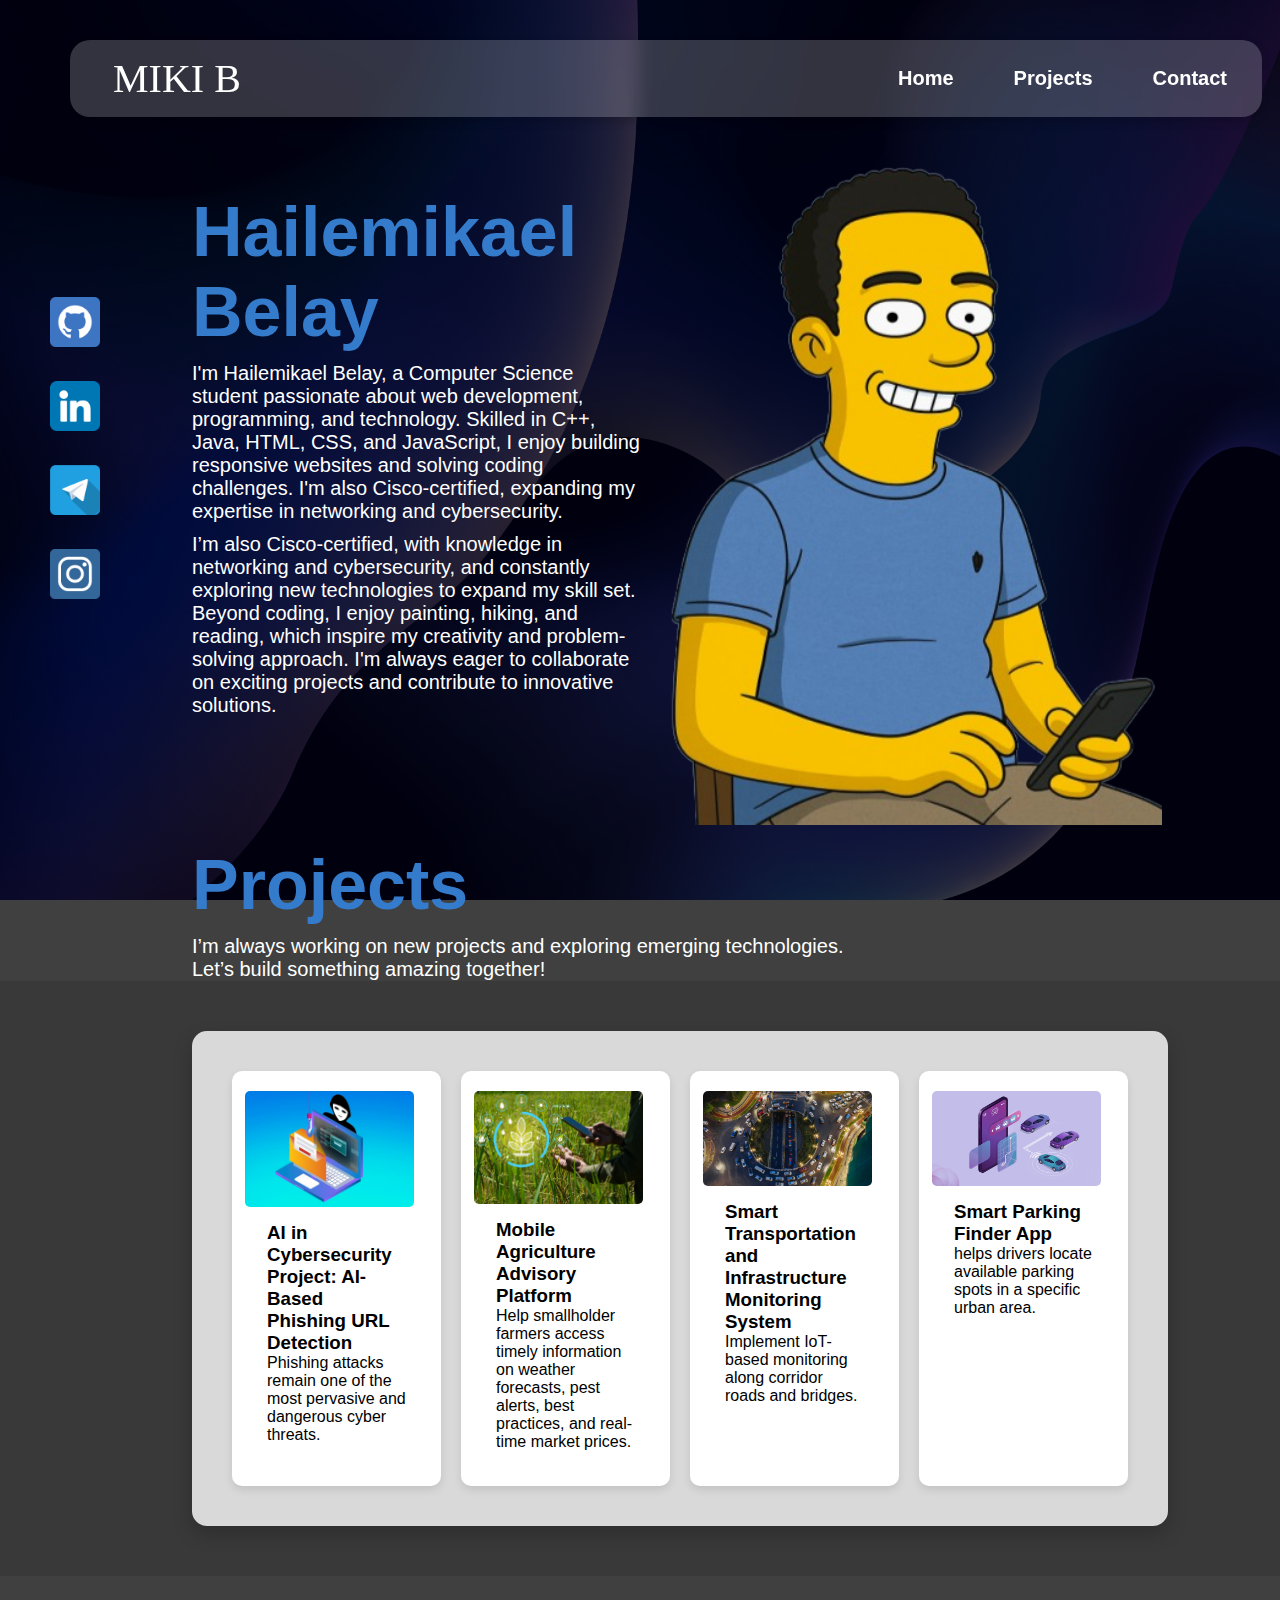
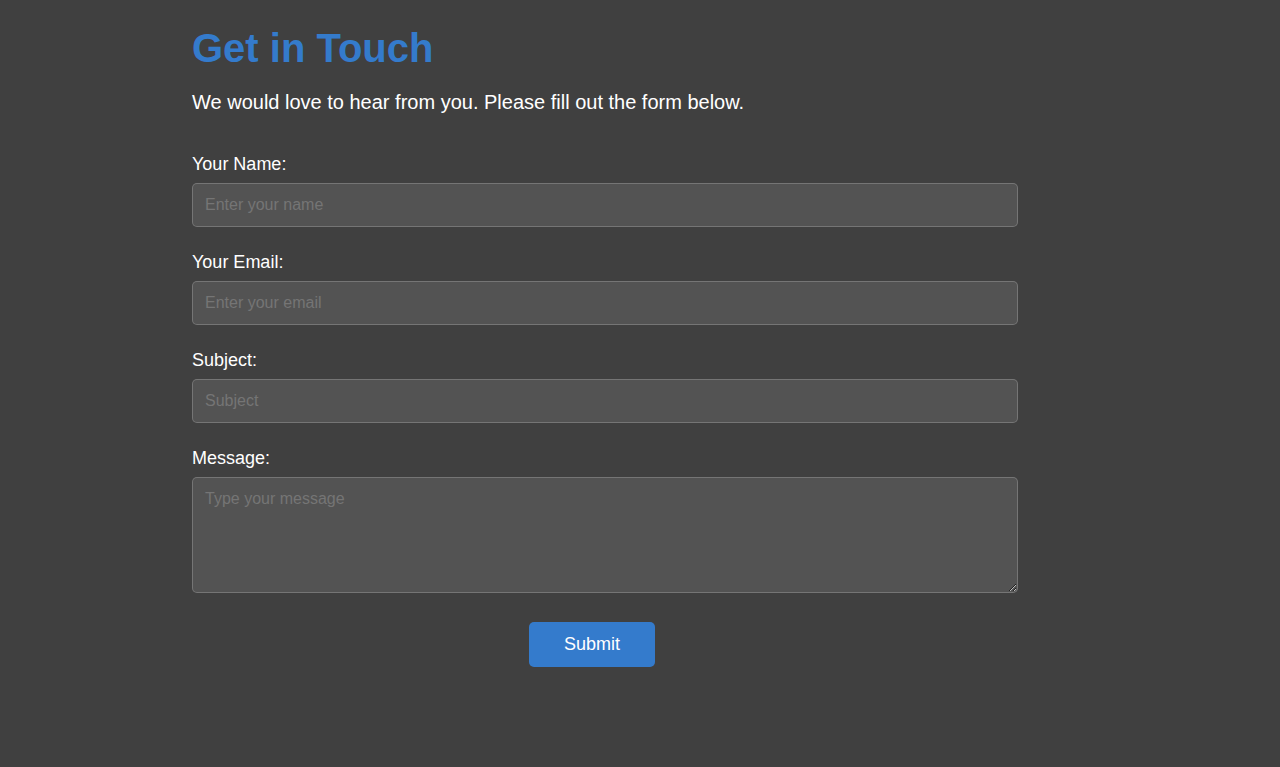
<file: index.html>
<!DOCTYPE html>
<html lang="en">
<head>
  <link rel="stylesheet" href="style.css">
  <meta charset="UTF-8">
  <link rel="preconnect" href="https://fonts.googleapis.com">
  <link rel="preconnect" href="https://fonts.gstatic.com" crossorigin>
  <link
    href="https://fonts.googleapis.com/css2?family=Dancing+Script:wght@700&display=swap"
    rel="stylesheet"
  >
  <meta name="viewport" content="width=device-width, initial-scale=1.0">
  <title>Portfolio</title>

  <script>
    function toggleMenu() {
      const navLinks = document.getElementById("navLinks");
      navLinks.classList.toggle("active");
    }
  </script>

</head>
<body>

  <nav class="navbar">
    <div class="logo-text">MIKI B</div>
    <div class="hamburger" onclick="toggleMenu()">☰</div>
    <div class="nav-links" id="navLinks">
      <a href="#home">Home</a>
      <a href="#projects">Projects</a>
      <a href="#contacts">Contact</a>
    </div>
  </nav>
    
    <section id="home" class="content">
      <img src="icons/miki.png" class="profile-img" alt="Profile Image">
        <div class="text">
            <h1>Hailemikael Belay</h1>
              <p>
              I'm Hailemikael Belay, a Computer Science student passionate about web development,
              programming, and technology. Skilled in C++, Java, HTML, CSS, and JavaScript, I enjoy
              building responsive websites and solving coding challenges. I'm also Cisco-certified,
              expanding my expertise in networking and cybersecurity.
              </p>
              <p>
              I’m also Cisco-certified, with knowledge in networking and cybersecurity, and constantly
              exploring new technologies to expand my skill set.
              Beyond coding, I enjoy painting, hiking, and reading, which inspire my creativity and
              problem-solving approach. I'm always eager to collaborate on exciting projects and 
              contribute to innovative solutions.
              </p>
        </div>
    </section>


    

    <section id="projects" class="projects">
      <h1>Projects</h1>
      <p>
        I’m always working on new projects and exploring emerging technologies.<br>
        Let’s build something amazing together! 
      </p>
    </section>

    <section class="projects-section">
      <div class="project-box">
        <ul>
          <li class="project-item">
            <img src="project1.jpg" alt="Project 1" class="project-image">
            <div class="project-info">
              <h3>AI in Cybersecurity Project: AI-Based Phishing URL Detection</h3>
              <p>Phishing attacks remain one of the most pervasive and dangerous cyber threats.</p>
            </div>
          </li>

          <li class="project-item">
            <img src="project2.jpg" alt="Project 2" class="project-image">
            <div class="project-info">
              <h3>Mobile Agriculture Advisory Platform</h3>
              <p>Help smallholder farmers access timely information on weather forecasts, pest alerts, best practices, and real-time market prices.</p>
            </div>
          </li>

          <li class="project-item">
            <img src="project3.jpg" alt="Project 3" class="project-image">
            <div class="project-info">
              <h3>Smart Transportation and Infrastructure Monitoring System</h3>
              <p>Implement IoT-based monitoring along corridor roads and bridges.</p>
            </div>
          </li>
          
          <li class="project-item">
            <img src="project4.jpg" alt="Project 4" class="project-image">
            <div class="project-info">
              <h3>Smart Parking Finder App </h3>
              <p>helps drivers locate available parking spots in a specific urban area.</p>
            </div>
          </li>

        </ul>
      </div>
    </section>


    <section id="contacts">
    <div  class="contact-wrapper">
      <h1>Get in Touch</h1>
      <p>We would love to hear from you. Please fill out the form below.</p>
      <form id="contact-form" action="#" method="POST">
        <div class="form-group">
          <label for="name">Your Name:</label>
          <input type="text" id="name" name="name" placeholder="Enter your name" required />
        </div>
        <div class="form-group">
          <label for="email">Your Email:</label>
          <input type="email" id="email" name="email" placeholder="Enter your email" required />
        </div>
        <div class="form-group">
          <label for="subject">Subject:</label>
          <input type="text" id="subject" name="subject" placeholder="Subject" />
        </div>
        <div class="form-group">
          <label for="message">Message:</label>
          <textarea id="message" name="message" rows="5" placeholder="Type your message" required></textarea>
        </div>
        <button type="submit">Submit</button>
      </form>
    </div>
  </section>
    

  </div>

  <nav class="social">
    <ul class="nav-social">
      <li><a href="https://github.com/MikiB4"><img src="icons/github.png" alt="GitHub" style="width: 50px;"></a></li>
      <li><a href="https://www.linkedin.com/in/miki-belay-b431b9229/"><img src="icons/linkedin.png" alt="LinkedIn" style="width: 50px;"></a></li>
      <li><a href="https://t.me/Mikib3"><img src="icons/telegram.png" alt="Telegram" style="width: 50px;"></a></li>
      <li><a href="https://www.instagram.com/miki_belay_/"><img src="icons/instagram.png" alt="Instagram" style="width: 50px;"></a></li>
    </ul>
  </nav>

</body>
</html>
</file>
<file: style.css>
/* Reset styles */
* {
    margin: 0;
    padding: 0;
    font-family: sans-serif;
    list-style: none;
    text-decoration: none;
  }
  
  /* background image */
  body {
    background: linear-gradient(rgba(0,0,0,0.75), rgba(0,0,0,0.75)),
                url('background.jpg') no-repeat center center fixed;
    background-size: cover;
  }
  
  .banner {
    width: 100%;
    min-height: 100vh; /* Use min-height to allow content growth if needed */
    position: relative;
  }
  
/* Navbar styling */
  .navbar {
    width: 90%; /* Adjust width for better spacing */
    margin: 20px auto 0 50px; /* Adds margin at the top and left */
    padding: 15px 20px;
    border-radius: 20px;
    display: flex;
    background: rgba(255, 255, 255, 0.2); /* Semi-transparent */
    backdrop-filter: blur(10px); /* Blurring effect */
    -webkit-backdrop-filter: blur(10px); /* Safari support */
    box-shadow: 0 4px 10px rgba(0, 0, 0, 0.2);
    align-items: center;
    justify-content: space-between;
    font-size: 20px;
    position: fixed;
    top: 20px; /* Space from top */
    left: 20px; /* Space from left */
    right: 20px; /* Prevents stretching to the full screen */
    z-index: 1000;
  }

  .logo-text {
    font-family: 'Lucida Hand', 'Brush Script MT', cursive;
    font-size: 40px;
    color: #fff;
    padding-left: 2%;
  }
  
  /* Navigation links */
  .nav-links {
    display: flex;
    gap: 30px;
  }
  
  .nav-links li {
    display: inline-block;
  }
  
  .nav-links a {
    color: white;
    font-size: 20px;
    font-weight: bold;
    padding: 10px 15px;
    transition: 0.3s;
  }
  
  .nav-links a:hover {
    transform: scale(1.1);
    background: rgba(87, 194, 236, 0.3);
    border-radius: 5px;
  }
  
  /* Social icons styling */
  .social {
    position: fixed;
    width: 100%;
    top: 0;
    left: 0;
    display: flex;
    justify-content: flex-start;
    align-items: flex-start;
    padding: 20px;
  }
  
  .nav-social {
    position: fixed;
    left: 50px;
    top: 50%;
    transform: translateY(-50%);
    display: flex;
    flex-direction: column;
    gap: 30px;
  }
  
  .nav-social img {
    transition: transform 0.3s;
  }
  
  .nav-social img:hover {
    transform: scale(1.2);
  }
  
  /* Content styling */
  .content {
    color: white;
    font-size: 35px;
    text-align: left;
    padding-top: 15%;
    padding-left: 15%;
  }
  
  .content h1 {
    color: rgb(52, 123, 204);
  }
  
  .content p {
    margin-top: 10px;
    font-size: 20px;
  }
  
  /* Fixed profile image */
  .profile-img {
    float: right; /* Makes the image align to the right of its container */
    width: 500px; /* Adjust the width as needed */
   margin: 20px; /* Adds some spacing around the image */
    padding-right: 9%;
    position: relative; top: -50px;
  }
  
  /* Projects section styling */
  .projects {
    color: white;
    font-size: 35px;
    text-align: left;
    padding-top: 10%;
    padding-left: 15%;
  }
  
  .projects h1 {
    color: rgb(52, 123, 204);
  }
  
  .projects p {
    margin-top: 10px;
    font-size: 20px;
  }
  
  /* Container for all project ideas */
.projects-section {
  padding: 50px 15%;
  background: rgba(0, 0, 0, 0.1); /* Optional subtle background */
}

/* Main project box container */
.project-box {
  background: rgba(235, 235, 235, 0.9);
  border-radius: 15px;
  box-shadow: 0 8px 20px rgba(0, 0, 0, 0.2);
  padding: 40px;
  display: grid;
  gap: 20px;
  width: 100%;
  margin: 0 auto;
}

/* Styling for the list container */
.project-box ul {
  padding: 0;
  margin: 0;
  list-style: none;
  display: flex;
  flex-direction: row; /* Stacks items vertically */
  gap: 20px; /* Space between each card */
   /* Ensures the list takes up the full width of the container */

  margin: 0 auto; /* Centers the list */
}

/* Each project item card */
.project-item {
  background: #fff;
  border-radius: 10px;
  box-shadow: 0 4px 8px rgba(0, 0, 0, 0.1);
  flex-direction: column;
  display: flex;
  overflow: hidden;
  align-items: center;
  padding: 20px;
  width: 100%;
  max-width: 1200px; /* Expands the width but keeps a max limit */
}

.project-info {
  flex: 3; /* This allows project-info to expand to fill the remaining space */
  padding: 15px;

  
}

/* Project image styling */
.project-image {
  width: 100%;
  height: auto;
  border-radius: 5px;
  margin-right: 15px;
}

/* Contact Section Styling */
.contact-wrapper {
  
  padding: 50px 15% 100px;
  color: white;
}

.contact-wrapper h1 {
  color: rgb(52, 123, 204);
  font-size: 40px;
  margin-bottom: 20px;
  font-weight: 700;
}

.contact-wrapper p {
  font-size: 20px;
  margin-bottom: 40px;
}

#contact-form {
  max-width: 800px;
}

.form-group {
  margin-bottom: 25px;
}

.form-group label {
  display: block;
  font-size: 18px;
  margin-bottom: 8px;
  color: #fff;
}

.form-group input,
.form-group textarea {
  width: 100%;
  padding: 12px;
  font-size: 16px;
  background: rgba(255, 255, 255, 0.1);
  border: 1px solid rgba(255, 255, 255, 0.2);
  border-radius: 5px;
  color: #fff;
  transition: all 0.3s ease;
}

.form-group input:focus,
.form-group textarea:focus {
  outline: none;
  border-color: rgb(52, 123, 204);
  background: rgba(255, 255, 255, 0.15);
}

button[type="submit"] {
  background: rgb(52, 123, 204);
  color: white;
  padding: 12px 35px;
  border: none;
  border-radius: 5px;
  font-size: 18px;
  cursor: pointer;
  transition: all 0.3s ease;
  display: block;
  margin-left: auto;
  margin-right: auto;
}

button[type="submit"]:hover {
  background: rgb(40, 100, 180);
  transform: translateY(-2px);
}

/* Responsive Design */

.hamburger {
  display: none;
  font-size: 28px;
  cursor: pointer;
  padding-right: 20px;
}

@media (max-width: 1000px) {
  .hamburger {
    display: block;
  }

  .nav-links {
    display: none;
    flex-direction: column;
    width: 100%;
    background-color: #1d1f1f;
    position: absolute;
    top: 60px;
    left: 0;
    z-index: 1;
  }

  .nav-links.active {
    display: flex;
  }

  .nav-links a {
    padding: 12px 20px;
    border-top: 1px solid #333;
  }
}


/* For Tablets and smaller desktops */
@media (max-width: 1024px) {
  .navbar {
    flex-direction: column;
    align-items: flex-start;
    font-size: 18px;
  }

  .nav-links {
    flex-direction: column;
    gap: 10px;
    padding-top: 10px;
  }

  .content {
    padding: 20% 10% 0;
    font-size: 28px;
  }

  .profile-img {
    width: 300px;
    float: none;
    display: block;
    margin: 20px auto;
    padding-right: 0;
  }

  .projects {
    padding: 20% 10% 0;
    font-size: 28px;
  }

  .projects-section {
    padding: 40px 10%;
  }

  .project-box ul {
    flex-direction: column;
    align-items: center;
  }

  .project-item {
    width: 100%;
  }

  .contact-wrapper {
    padding: 40px 10%;
  }

  button[type="submit"] {
    width: 100%;
  }

  .nav-social {
    left: 10px;
  }
}
@media (max-width: 1000px) {
.profile-img {
  display: none;
}
}

/* For Mobile Devices */
@media (max-width: 1000px) {
  .logo-text {
    font-size: 28px;
  }

 

  .navbar {
    flex-direction: column;
    padding: 10px;
    font-size: 16px;
    margin: 10px;
    left: 10px;
    right: 10px;
  }

  .nav-links {
    gap: 8px;
    font-size: 14px;
  }

  .content {
    padding: 25% 5% 0;
    font-size: 22px;
  }

  .content p {
    font-size: 16px;
  }

  .projects {
    font-size: 22px;
    padding: 25% 5% 0;
  }

  .projects p {
    font-size: 16px;
  }

  .project-box {
    padding: 20px;
  }

  .project-item {
    padding: 10px;
  }

  .contact-wrapper h1 {
    font-size: 30px;
  }

  .contact-wrapper p,
  .form-group label,
  .form-group input,
  .form-group textarea {
    font-size: 16px;
  }

  .nav-social {
    top: auto;
    bottom: 20px;
    left: 20px;
    flex-direction: row;
    gap: 15px;
    transform: none;
  }

  .nav-social img {
    width: 30px !important;
  }
}
</file>
